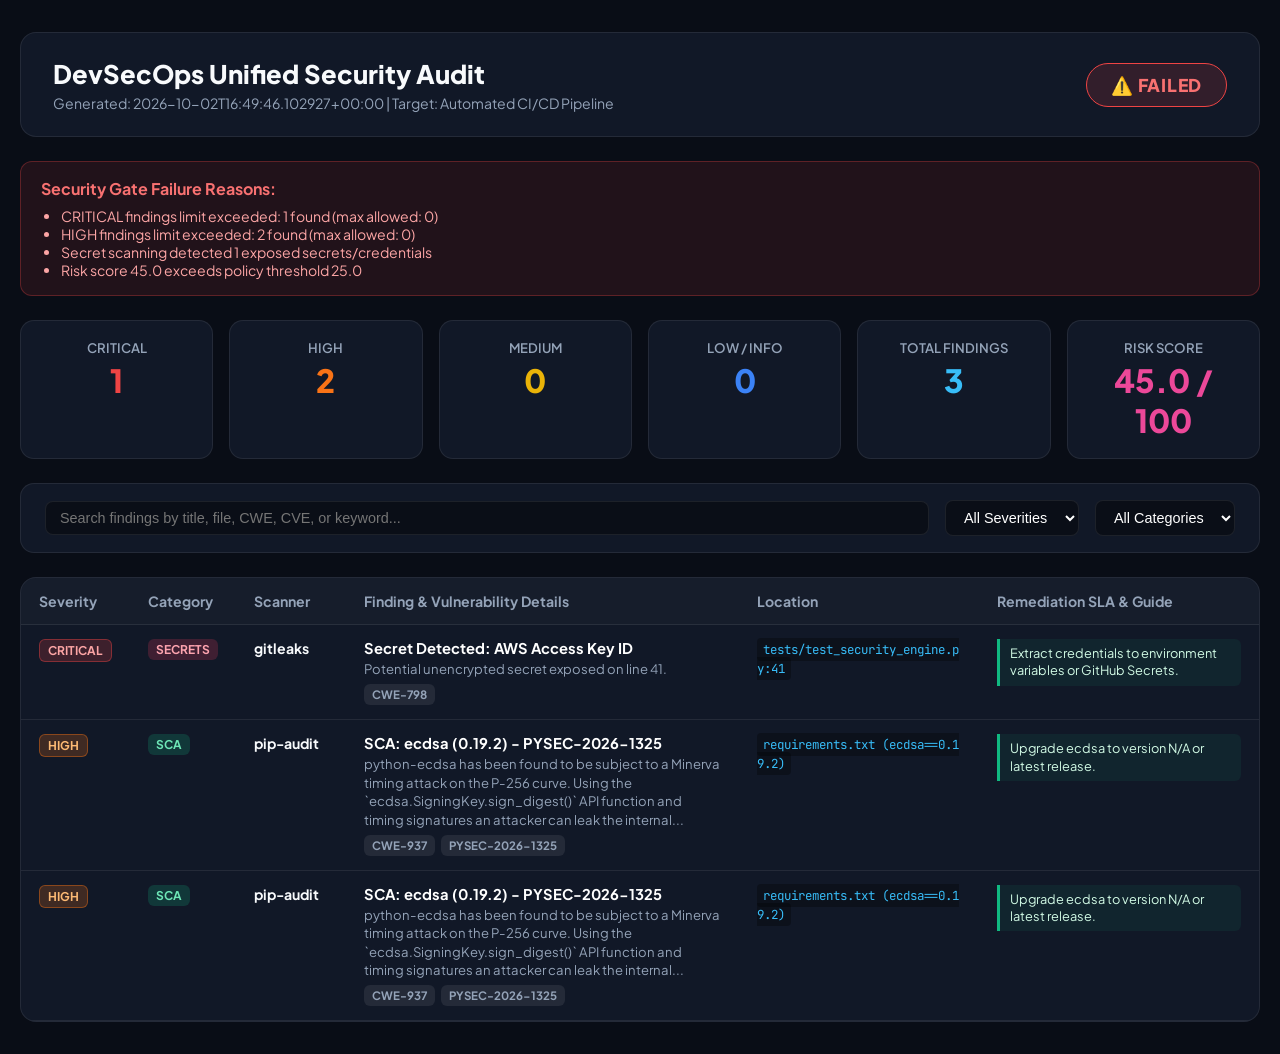
<file: reports/security-dashboard.html>
<!DOCTYPE html>
<html lang="en">
<head>
    <meta charset="UTF-8">
    <meta name="viewport" content="width=device-width, initial-scale=1.0">
    <title>DevSecOps Security Dashboard</title>
    <link href="https://fonts.googleapis.com/css2?family=JetBrains+Mono:wght@400;600&family=Plus+Jakarta+Sans:wght@400;500;600;700;800&display=swap" rel="stylesheet">
    <style>
        :root {
            --bg: #090d16;
            --surface: #111827;
            --surface-hover: #1f293d;
            --border: rgba(255, 255, 255, 0.08);
            --text-main: #f8fafc;
            --text-muted: #94a3b8;
            --crit: #ef4444;
            --high: #f97316;
            --med: #eab308;
            --low: #3b82f6;
            --info: #64748b;
            --pass: #10b981;
        }
        * { margin: 0; padding: 0; box-sizing: border-box; }
        body {
            font-family: 'Plus Jakarta Sans', sans-serif;
            background: var(--bg);
            color: var(--text-main);
            padding: 32px 20px;
            min-height: 100vh;
        }
        .container { max-width: 1300px; margin: 0 auto; }
        .header {
            display: flex;
            justify-content: space-between;
            align-items: center;
            background: var(--surface);
            border: 1px solid var(--border);
            border-radius: 16px;
            padding: 24px 32px;
            margin-bottom: 24px;
        }
        .header-title h1 { font-size: 1.6rem; font-weight: 800; }
        .header-title p { color: var(--text-muted); font-size: 0.88rem; margin-top: 4px; }
        .gate-badge {
            padding: 10px 24px;
            border-radius: 9999px;
            font-weight: 800;
            font-size: 1.1rem;
            letter-spacing: 0.04em;
        }
        .gate-pass { background: rgba(16, 185, 129, 0.15); color: #34d399; border: 1.5px solid #10b981; }
        .gate-fail { background: rgba(239, 68, 68, 0.15); color: #f87171; border: 1.5px solid #ef4444; }

        .stats-grid {
            display: grid;
            grid-template-columns: repeat(auto-fit, minmax(180px, 1fr));
            gap: 16px;
            margin-bottom: 24px;
        }
        .stat-card {
            background: var(--surface);
            border: 1px solid var(--border);
            border-radius: 14px;
            padding: 18px;
            text-align: center;
        }
        .stat-value { font-size: 2rem; font-weight: 800; margin-top: 4px; }
        .stat-label { font-size: 0.82rem; font-weight: 600; text-transform: uppercase; color: var(--text-muted); }

        .val-crit { color: var(--crit); }
        .val-high { color: var(--high); }
        .val-med { color: var(--med); }
        .val-low { color: var(--low); }
        .val-total { color: #38bdf8; }
        .val-risk { color: #ec4899; }

        .filter-bar {
            background: var(--surface);
            border: 1px solid var(--border);
            border-radius: 14px;
            padding: 16px 24px;
            margin-bottom: 24px;
            display: flex;
            gap: 16px;
            align-items: center;
            flex-wrap: wrap;
        }
        .filter-bar input, .filter-bar select {
            background: rgba(0, 0, 0, 0.4);
            border: 1px solid var(--border);
            color: #fff;
            padding: 8px 14px;
            border-radius: 8px;
            font-size: 0.9rem;
            outline: none;
        }
        .filter-bar input { flex: 1; min-width: 250px; }

        .table-card {
            background: var(--surface);
            border: 1px solid var(--border);
            border-radius: 16px;
            overflow: hidden;
        }
        table {
            width: 100%;
            border-collapse: collapse;
            font-size: 0.88rem;
        }
        th {
            background: rgba(255, 255, 255, 0.02);
            text-align: left;
            padding: 14px 18px;
            color: var(--text-muted);
            font-weight: 700;
            border-bottom: 1px solid var(--border);
        }
        td {
            padding: 14px 18px;
            border-bottom: 1px solid var(--border);
            vertical-align: top;
        }
        tr:hover td { background: var(--surface-hover); }
        .badge {
            display: inline-block;
            padding: 3px 8px;
            border-radius: 6px;
            font-size: 0.75rem;
            font-weight: 700;
            text-transform: uppercase;
        }
        .sev-critical { background: rgba(239, 68, 68, 0.2); color: #fca5a5; border: 1px solid rgba(239, 68, 68, 0.4); }
        .sev-high { background: rgba(249, 115, 22, 0.2); color: #fdba74; border: 1px solid rgba(249, 115, 22, 0.4); }
        .sev-medium { background: rgba(234, 179, 8, 0.2); color: #fde047; border: 1px solid rgba(234, 179, 8, 0.4); }
        .sev-low { background: rgba(59, 130, 246, 0.2); color: #93c5fd; border: 1px solid rgba(59, 130, 246, 0.4); }
        .sev-info { background: rgba(100, 116, 139, 0.2); color: #cbd5e1; border: 1px solid rgba(100, 116, 139, 0.4); }
        
        .cat-sast { background: rgba(168, 85, 247, 0.2); color: #d8b4fe; }
        .cat-dast { background: rgba(6, 182, 212, 0.2); color: #67e8f9; }
        .cat-sca { background: rgba(16, 185, 129, 0.2); color: #6ee7b7; }
        .cat-secrets { background: rgba(244, 63, 94, 0.2); color: #fda4af; }
        .cat-container { background: rgba(245, 158, 11, 0.2); color: #fcd34d; }

        .badge-cwe, .badge-cve {
            background: rgba(255, 255, 255, 0.08);
            color: var(--text-muted);
            font-size: 0.72rem;
            margin-right: 4px;
        }
        .finding-title { font-weight: 700; color: #fff; margin-bottom: 3px; font-size: 0.92rem; }
        .finding-desc { color: var(--text-muted); font-size: 0.82rem; margin-bottom: 6px; line-height: 1.4; }
        .loc-code {
            font-family: 'JetBrains Mono', monospace;
            font-size: 0.78rem;
            color: #38bdf8;
            background: rgba(0, 0, 0, 0.3);
            padding: 3px 6px;
            border-radius: 4px;
            word-break: break-all;
        }
        .remediation-box {
            background: rgba(16, 185, 129, 0.08);
            border-left: 3px solid #10b981;
            padding: 6px 10px;
            font-size: 0.8rem;
            color: #d1fae5;
            border-radius: 0 6px 6px 0;
            line-height: 1.35;
        }
        .gate-reasons {
            background: rgba(239, 68, 68, 0.1);
            border: 1px solid rgba(239, 68, 68, 0.3);
            border-radius: 12px;
            padding: 16px 20px;
            margin-bottom: 24px;
        }
        .gate-reasons h4 { color: #f87171; margin-bottom: 8px; }
        .gate-reasons ul { margin-left: 20px; color: #fca5a5; font-size: 0.88rem; }
        .no-findings { text-align: center; padding: 40px; color: #10b981; font-size: 1.1rem; font-weight: 600; }
    </style>
</head>
<body>
    <div class="container">
        <div class="header">
            <div class="header-title">
                <h1>DevSecOps Unified Security Audit</h1>
                <p>Generated: 2026-10-02T16:49:46.102927+00:00 | Target: Automated CI/CD Pipeline</p>
            </div>
            <div class="gate-badge gate-fail">⚠️ FAILED</div>
        </div>

        <div class='gate-reasons'><h4>Security Gate Failure Reasons:</h4><ul><li>CRITICAL findings limit exceeded: 1 found (max allowed: 0)</li><li>HIGH findings limit exceeded: 2 found (max allowed: 0)</li><li>Secret scanning detected 1 exposed secrets/credentials</li><li>Risk score 45.0 exceeds policy threshold 25.0</li></ul></div>

        <div class="stats-grid">
            <div class="stat-card">
                <div class="stat-label">Critical</div>
                <div class="stat-value val-crit">1</div>
            </div>
            <div class="stat-card">
                <div class="stat-label">High</div>
                <div class="stat-value val-high">2</div>
            </div>
            <div class="stat-card">
                <div class="stat-label">Medium</div>
                <div class="stat-value val-med">0</div>
            </div>
            <div class="stat-card">
                <div class="stat-label">Low / Info</div>
                <div class="stat-value val-low">0</div>
            </div>
            <div class="stat-card">
                <div class="stat-label">Total Findings</div>
                <div class="stat-value val-total">3</div>
            </div>
            <div class="stat-card">
                <div class="stat-label">Risk Score</div>
                <div class="stat-value val-risk">45.0 / 100</div>
            </div>
        </div>

        <div class="filter-bar">
            <input type="text" id="searchInput" placeholder="Search findings by title, file, CWE, CVE, or keyword..." oninput="filterTable()">
            <select id="sevFilter" onchange="filterTable()">
                <option value="ALL">All Severities</option>
                <option value="CRITICAL">Critical</option>
                <option value="HIGH">High</option>
                <option value="MEDIUM">Medium</option>
                <option value="LOW">Low</option>
            </select>
            <select id="catFilter" onchange="filterTable()">
                <option value="ALL">All Categories</option>
                <option value="SAST">SAST</option>
                <option value="DAST">DAST</option>
                <option value="SCA">SCA</option>
                <option value="SECRETS">Secrets</option>
                <option value="CONTAINER">Container</option>
            </select>
        </div>

        <div class="table-card">
            <table>
                <thead>
                    <tr>
                        <th style="width: 100px;">Severity</th>
                        <th style="width: 100px;">Category</th>
                        <th style="width: 110px;">Scanner</th>
                        <th>Finding & Vulnerability Details</th>
                        <th style="width: 240px;">Location</th>
                        <th style="width: 280px;">Remediation SLA & Guide</th>
                    </tr>
                </thead>
                <tbody id="findingsBody">
                    
        <tr class="finding-row" data-severity="CRITICAL" data-category="SECRETS" data-tool="gitleaks">
            <td><span class="badge sev-critical">CRITICAL</span></td>
            <td><span class="badge cat-secrets">SECRETS</span></td>
            <td><strong>gitleaks</strong></td>
            <td>
                <div class="finding-title">Secret Detected: AWS Access Key ID</div>
                <div class="finding-desc">Potential unencrypted secret exposed on line 41.</div>
                <div class="finding-meta"><span class='badge badge-cwe'>CWE-798</span> </div>
            </td>
            <td><code class="loc-code">tests/test_security_engine.py:41</code></td>
            <td><div class="remediation-box">Extract credentials to environment variables or GitHub Secrets.</div></td>
        </tr>
        

        <tr class="finding-row" data-severity="HIGH" data-category="SCA" data-tool="pip-audit">
            <td><span class="badge sev-high">HIGH</span></td>
            <td><span class="badge cat-sca">SCA</span></td>
            <td><strong>pip-audit</strong></td>
            <td>
                <div class="finding-title">SCA: ecdsa (0.19.2) - PYSEC-2026-1325</div>
                <div class="finding-desc">python-ecdsa has been found to be subject to a Minerva timing attack on the P-256 curve. Using the `ecdsa.SigningKey.sign_digest()` API function and timing signatures an attacker can leak the internal...</div>
                <div class="finding-meta"><span class='badge badge-cwe'>CWE-937</span> <span class='badge badge-cve'>PYSEC-2026-1325</span></div>
            </td>
            <td><code class="loc-code">requirements.txt (ecdsa==0.19.2)</code></td>
            <td><div class="remediation-box">Upgrade ecdsa to version N/A or latest release.</div></td>
        </tr>
        

        <tr class="finding-row" data-severity="HIGH" data-category="SCA" data-tool="pip-audit">
            <td><span class="badge sev-high">HIGH</span></td>
            <td><span class="badge cat-sca">SCA</span></td>
            <td><strong>pip-audit</strong></td>
            <td>
                <div class="finding-title">SCA: ecdsa (0.19.2) - PYSEC-2026-1325</div>
                <div class="finding-desc">python-ecdsa has been found to be subject to a Minerva timing attack on the P-256 curve. Using the `ecdsa.SigningKey.sign_digest()` API function and timing signatures an attacker can leak the internal...</div>
                <div class="finding-meta"><span class='badge badge-cwe'>CWE-937</span> <span class='badge badge-cve'>PYSEC-2026-1325</span></div>
            </td>
            <td><code class="loc-code">requirements.txt (ecdsa==0.19.2)</code></td>
            <td><div class="remediation-box">Upgrade ecdsa to version N/A or latest release.</div></td>
        </tr>
        
                </tbody>
            </table>
        </div>
    </div>

    <script>
        function filterTable() {
            const query = document.getElementById('searchInput').value.toLowerCase();
            const sev = document.getElementById('sevFilter').value;
            const cat = document.getElementById('catFilter').value;
            const rows = document.querySelectorAll('.finding-row');

            rows.forEach(row => {
                const rowSev = row.getAttribute('data-severity');
                const rowCat = row.getAttribute('data-category');
                const text = row.innerText.toLowerCase();

                const matchQuery = !query || text.includes(query);
                const matchSev = sev === 'ALL' || rowSev === sev;
                const matchCat = cat === 'ALL' || rowCat === cat;

                if (matchQuery && matchSev && matchCat) {
                    row.style.display = '';
                } else {
                    row.style.display = 'none';
                }
            });
        }
    </script>
</body>
</html>
</file>
